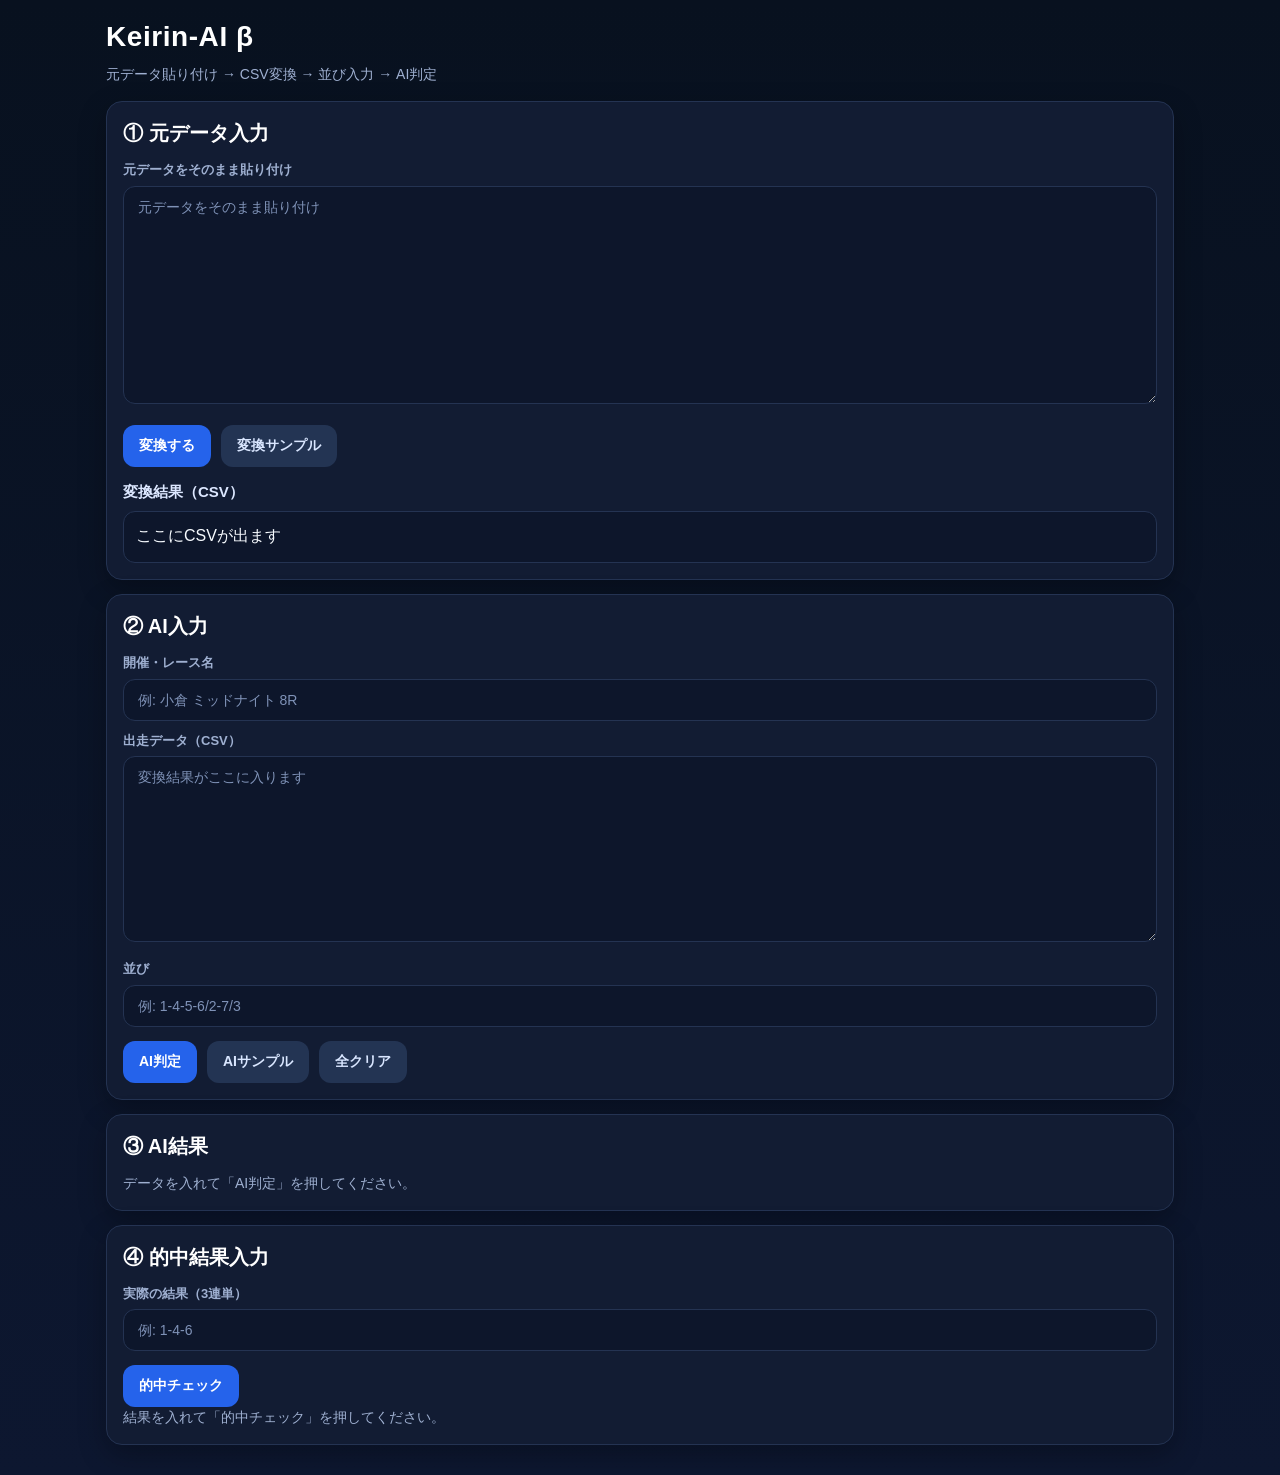
<file: index.html>
<!DOCTYPE html>
<html lang="ja">
<head>
  <meta charset="UTF-8" />
  <meta name="viewport" content="width=device-width, initial-scale=1.0" />
  <meta name="apple-mobile-web-app-capable" content="yes" />
  <meta name="apple-mobile-web-app-status-bar-style" content="black-translucent" />
  <title>Keirin AI</title>
  <style>
    :root {
      --bg: #0b1220;
      --card: #121c33;
      --line: #243352;
      --text: #ffffff;
      --muted: #9fb0d1;
      --accent: #2563eb;
      --good-bg: rgba(22, 163, 74, 0.18);
      --warn-bg: rgba(245, 158, 11, 0.16);
      --danger-bg: rgba(239, 68, 68, 0.16);
      --shadow: rgba(0, 0, 0, 0.28);
    }

    * { box-sizing: border-box; }
    html, body {
      margin: 0;
      padding: 0;
      background: linear-gradient(180deg, #08111f 0%, #0d1730 100%);
      color: var(--text);
      font-family: -apple-system, BlinkMacSystemFont, "Segoe UI", sans-serif;
      line-height: 1.5;
    }
    body { min-height: 100vh; }
    .container {
      max-width: 1100px;
      margin: 0 auto;
      padding: 16px;
    }
    header { margin-bottom: 16px; }
    h1 {
      margin: 0 0 6px;
      font-size: 28px;
      font-weight: 800;
      letter-spacing: 0.02em;
    }
    .subtitle {
      margin: 0;
      color: var(--muted);
      font-size: 14px;
    }
    .card {
      background: var(--card);
      border: 1px solid var(--line);
      border-radius: 16px;
      padding: 16px;
      margin-bottom: 14px;
      box-shadow: 0 10px 28px var(--shadow);
    }
    h2 {
      margin: 0 0 12px;
      font-size: 20px;
    }
    h3 {
      margin: 14px 0 8px;
      font-size: 15px;
      color: #dce7ff;
    }
    label {
      display: block;
      margin: 10px 0 6px;
      color: var(--muted);
      font-size: 13px;
      font-weight: 600;
    }
    input, textarea {
      width: 100%;
      border: 1px solid var(--line);
      border-radius: 12px;
      background: #0d162b;
      color: var(--text);
      padding: 12px 14px;
      font-size: 14px;
      outline: none;
    }
    textarea {
      resize: vertical;
      min-height: 140px;
    }
    input:focus, textarea:focus {
      border-color: var(--accent);
      box-shadow: 0 0 0 3px rgba(37, 99, 235, 0.22);
    }
    ::placeholder { color: #7f92b7; }

    .buttonRow {
      display: flex;
      gap: 10px;
      flex-wrap: wrap;
      margin-top: 14px;
    }
    button {
      appearance: none;
      border: none;
      border-radius: 12px;
      padding: 12px 16px;
      font-size: 14px;
      font-weight: 700;
      cursor: pointer;
      background: var(--accent);
      color: white;
    }
    button.secondary {
      background: #233453;
      color: #d9e6ff;
    }

    .grid {
      display: grid;
      gap: 12px;
    }
    .grid.two {
      grid-template-columns: repeat(2, minmax(0, 1fr));
    }

    .muted {
      color: var(--muted);
      font-size: 14px;
    }
    .hidden {
      display: none !important;
    }

    .tableWrap {
      width: 100%;
      overflow-x: auto;
      border: 1px solid var(--line);
      border-radius: 12px;
      background: #0d162b;
    }
    table {
      width: 100%;
      border-collapse: collapse;
      min-width: 900px;
    }
    thead {
      background: #13203b;
    }
    th, td {
      padding: 10px 12px;
      border-bottom: 1px solid var(--line);
      text-align: left;
      font-size: 13px;
      vertical-align: top;
    }
    th {
      color: #dbe8ff;
      font-weight: 700;
      white-space: nowrap;
    }
    td { color: #f5f9ff; }

    ul {
      margin: 8px 0 0;
      padding-left: 18px;
    }
    li {
      margin: 6px 0;
      color: #eef4ff;
    }

    #structureText,
    #conclusionText,
    #csvPreview {
      background: #0d162b;
      border: 1px solid var(--line);
      border-radius: 12px;
      padding: 12px;
      min-height: 52px;
      color: #f7fbff;
      white-space: pre-wrap;
      word-break: break-word;
    }

    .bet-main {
      background: var(--good-bg);
      border: 1px solid rgba(22, 163, 74, 0.45);
      border-radius: 10px;
      padding: 8px 10px;
      list-style: none;
      margin: 8px 0;
    }
    .bet-sub {
      background: var(--warn-bg);
      border: 1px solid rgba(245, 158, 11, 0.45);
      border-radius: 10px;
      padding: 8px 10px;
      list-style: none;
      margin: 8px 0;
    }

    .score-high { background: rgba(22, 163, 74, 0.12); }
    .score-mid { background: rgba(37, 99, 235, 0.10); }
    .score-low { background: rgba(255, 255, 255, 0.02); }

    .hit-main,
    .hit-sub,
    .hit-miss {
      margin-top: 12px;
      padding: 12px;
      border-radius: 12px;
      font-weight: 700;
    }
    .hit-main {
      background: var(--good-bg);
      border: 1px solid rgba(22, 163, 74, 0.45);
      color: #d8ffe4;
    }
    .hit-sub {
      background: var(--warn-bg);
      border: 1px solid rgba(245, 158, 11, 0.45);
      color: #ffe9b5;
    }
    .hit-miss {
      background: var(--danger-bg);
      border: 1px solid rgba(239, 68, 68, 0.45);
      color: #ffd5d5;
    }

    @media (max-width: 720px) {
      .container { padding: 12px; }
      h1 { font-size: 24px; }
      .card { padding: 14px; border-radius: 14px; }
      .grid.two { grid-template-columns: 1fr; }
      button { width: 100%; }
      .buttonRow { flex-direction: column; }
      table { min-width: 820px; }
    }
  </style>
</head>
<body>
  <main class="container">
    <header>
      <h1>Keirin-AI β</h1>
      <p class="subtitle">元データ貼り付け → CSV変換 → 並び入力 → AI判定</p>
    </header>

    <section class="card">
      <h2>① 元データ入力</h2>
      <label for="rawInput">元データをそのまま貼り付け</label>
      <textarea id="rawInput" rows="12" placeholder="元データをそのまま貼り付け"></textarea>

      <div class="buttonRow">
        <button id="convertBtn" type="button">変換する</button>
        <button id="sampleRawBtn" type="button" class="secondary">変換サンプル</button>
      </div>

      <h3>変換結果（CSV）</h3>
      <div id="csvPreview">ここにCSVが出ます</div>
    </section>

    <section class="card">
      <h2>② AI入力</h2>

      <label for="raceName">開催・レース名</label>
      <input id="raceName" type="text" placeholder="例: 小倉 ミッドナイト 8R" />

      <label for="csvInput">出走データ（CSV）</label>
      <textarea id="csvInput" rows="10" placeholder="変換結果がここに入ります"></textarea>

      <label for="lineInput">並び</label>
      <input id="lineInput" type="text" placeholder="例: 1-4-5-6/2-7/3" />

      <div class="buttonRow">
        <button id="analyzeBtn" type="button">AI判定</button>
        <button id="sampleBtn" type="button" class="secondary">AIサンプル</button>
        <button id="clearBtn" type="button" class="secondary">全クリア</button>
      </div>
    </section>

    <section class="card" id="resultCard">
      <h2>③ AI結果</h2>

      <div id="resultEmpty" class="muted">
        データを入れて「AI判定」を押してください。
      </div>

      <div id="result" class="hidden">
        <div class="grid two">
          <div>
            <h3>レース構造</h3>
            <div id="structureText"></div>
          </div>
          <div>
            <h3>結論</h3>
            <div id="conclusionText"></div>
          </div>
        </div>

        <div class="grid two">
          <div>
            <h3>本線</h3>
            <ul id="mainLine"></ul>
          </div>
          <div>
            <h3>対抗・押さえ</h3>
            <ul id="subLine"></ul>
          </div>
        </div>

        <h3>選手スコア</h3>
        <div class="tableWrap">
          <table id="scoreTable">
            <thead>
              <tr>
                <th>車番</th>
                <th>前取り</th>
                <th>主導権</th>
                <th>番手価値</th>
                <th>後出し力</th>
                <th>格上</th>
                <th>単騎化</th>
                <th>総合</th>
                <th>メモ</th>
              </tr>
            </thead>
            <tbody></tbody>
          </table>
        </div>
      </div>
    </section>

    <section class="card">
      <h2>④ 的中結果入力</h2>

      <label for="actualResult">実際の結果（3連単）</label>
      <input id="actualResult" type="text" placeholder="例: 1-4-6" />

      <div class="buttonRow">
        <button id="checkResultBtn" type="button">的中チェック</button>
      </div>

      <div id="hitResult" class="muted">結果を入れて「的中チェック」を押してください。</div>
    </section>
  </main>

  <script>
    document.addEventListener('DOMContentLoaded', () => {
      let latestResult = null;

      function splitLines(text) {
        return text
          .replace(/\u00A0/g, ' ')
          .replace(/\t/g, '\n')
          .replace(/　/g, ' ')
          .split(/\r?\n/)
          .map(s => s.trim())
          .filter(Boolean);
      }

      function isNum(s) {
        return /^-?\d+(\.\d+)?$/.test(s);
      }

      function normalizeCar(raw) {
        const s = String(raw).trim();
        if (/^([1-9])\1$/.test(s)) return parseInt(s[0], 10);
        if (/^[1-9]$/.test(s)) return parseInt(s, 10);
        return null;
      }

      function formatVal(v, digits = 2) {
        if (v === '' || v === null || typeof v === 'undefined') return '';
        const n = Number(v);
        return Number.isFinite(n) ? n.toFixed(digits) : '';
      }

      function convertTableStyle(lines) {
        const rows = [];

        for (let i = 0; i < lines.length; i++) {
          let profileIdx = -1;
          let scoreIdx = -1;
          let styleIdx = -1;

          for (let j = i; j < Math.min(i + 12, lines.length); j++) {
            const line = lines[j] || '';

            if (profileIdx === -1 && line.includes('/')) {
              profileIdx = j;
            }

            if (scoreIdx === -1 && /^\d{2,3}\.\d{2}$/.test(line)) {
              scoreIdx = j;
            }

            if (styleIdx === -1 && /^(逃|追|両)$/.test(line)) {
              styleIdx = j;
            }
          }

          if (profileIdx === -1 || scoreIdx === -1 || styleIdx === -1) continue;
          if (!(profileIdx < scoreIdx && scoreIdx < styleIdx)) continue;

          const carCandidates = [];
          for (let p = Math.max(0, profileIdx - 2); p < profileIdx; p++) {
            const n = normalizeCar(lines[p]);
            if (n !== null) carCandidates.push(n);
          }

          if (!carCandidates.length) continue;
          const carNo = carCandidates[carCandidates.length - 1];

          const score = parseFloat(lines[scoreIdx]);
          const style = lines[styleIdx];

          const nums = [];
          let k = styleIdx + 1;

          while (k < lines.length && nums.length < 13) {
            if (isNum(lines[k])) nums.push(parseFloat(lines[k]));
            k++;
          }

          if (nums.length < 13) continue;

          rows.push({
            car: carNo,
            score,
            b: nums[5],
            s: nums[4],
            style,
            win: nums[10],
            ren2: nums[11],
            ren3: nums[12]
          });

          i = k - 1;
        }

        return rows;
      }

      function convertLinkedStyle(lines) {
        const rows = [];

        for (let i = 0; i < lines.length; i++) {
          const car = normalizeCar(lines[i]);
          if (car === null) continue;

          const candidates = [
            lines[i + 1] || '',
            lines[i + 2] || '',
            lines[i + 3] || '',
            lines[i + 4] || '',
            lines[i + 5] || ''
          ];

          let dataLine = '';
          for (const line of candidates) {
            if (/\d{2,3}\.\d{2}/.test(line) && /(逃|追|両)/.test(line)) {
              dataLine = line;
              break;
            }
          }

          if (!dataLine) continue;

          const m = dataLine.match(/([◎○▲△×注]?)(\d{2,3}\.\d{2})(逃|追|両)(.*)/);
          if (!m) continue;

          const score = parseFloat(m[2]);
          const style = m[3];
          const tail = m[4] || '';

          const nums = tail.match(/\d+\.\d+|\d+/g) || [];
          if (nums.length < 13) continue;

          rows.push({
            car,
            score,
            b: Number(nums[5]),
            s: Number(nums[4]),
            style,
            win: Number(nums[10]),
            ren2: Number(nums[11]),
            ren3: Number(nums[12])
          });
        }

        return rows;
      }

      function convertRawToCsv(raw) {
        const lines = splitLines(raw);

        let rows = convertTableStyle(lines);

        if (!rows.length) {
          rows = convertLinkedStyle(lines);
        }

        if (!rows.length) {
          const joined = lines.join('\n');

          const blockRegex = /(?:^|\n)([1-9])\n(?:[1-9]\n)?([^\n]+)\n([^\n]*\/[^\n]*)\n([◎○▲△×注]?)\n?(\d{2,3}\.\d{2})\n?(逃|追|両)\n?([\s\S]*?)(?=(?:\n[1-9]\n(?:[1-9]\n)?[^\n]+\n[^\n]*\/)|$)/g;
          let m;

          while ((m = blockRegex.exec(joined)) !== null) {
            const car = Number(m[1]);
            const score = Number(m[5]);
            const style = m[6];
            const tail = m[7] || '';

            const nums = tail.match(/\d+\.\d+|\d+/g) || [];
            if (nums.length < 13) continue;

            rows.push({
              car,
              score,
              b: Number(nums[5]),
              s: Number(nums[4]),
              style,
              win: Number(nums[10]),
              ren2: Number(nums[11]),
              ren3: Number(nums[12])
            });
          }
        }

        const rowMap = new Map();
        rows.forEach(r => {
          if (
            r &&
            Number.isFinite(r.car) &&
            Number.isFinite(r.score) &&
            ['逃', '追', '両'].includes(r.style)
          ) {
            rowMap.set(r.car, r);
          }
        });

        rows = [...rowMap.values()].sort((a, b) => a.car - b.car);

        if (!rows.length) return '';

        return [
          '車番,得点,B,S,脚質,勝率,2連対率,3連対率',
          ...rows.map(r => [
            r.car,
            formatVal(r.score, 2),
            r.b === '' ? '' : r.b,
            r.s === '' ? '' : r.s,
            r.style,
            formatVal(r.win, 1),
            formatVal(r.ren2, 1),
            formatVal(r.ren3, 1)
          ].join(','))
        ].join('\n');
      }

      function parseCSV(text) {
        const lines = text.trim().split(/\r?\n/).map(l => l.trim()).filter(Boolean);
        if (lines.length < 2) return [];

        const headers = lines[0].split(',').map(h => h.trim());

        return lines.slice(1).map(line => {
          const cols = line.split(',').map(c => c.trim());
          const obj = {};
          headers.forEach((h, i) => { obj[h] = cols[i]; });

          return {
            num: Number(obj['車番']),
            score: Number(obj['得点']),
            B: Number(obj['B']),
            S: Number(obj['S']),
            style: obj['脚質'],
            win: Number(obj['勝率']),
            quinella: Number(obj['2連対率']),
            trio: Number(obj['3連対率'])
          };
        }).filter(r => !Number.isNaN(r.num));
      }

      function parseLineup(text) {
        return text
          .split('/')
          .map(t => t.trim())
          .filter(Boolean)
          .map(team =>
            team
              .split('-')
              .map(v => Number(v.trim()))
              .filter(v => !Number.isNaN(v))
          );
      }

      function teamMap(lineup) {
        const map = new Map();
        lineup.forEach((team, i) => {
          team.forEach((num, j) => {
            map.set(num, { team: i, pos: j });
          });
        });
        return map;
      }

      function clamp(v, lo, hi) {
        return Math.max(lo, Math.min(hi, v));
      }

      function scoreRacer(r, pos, maxB, maxS) {
        const front = clamp(
          ((r.S / Math.max(1, maxS)) * 2) + (pos?.pos === 0 ? 0.5 : 0),
          0, 3
        );

        const initiative = clamp(
          ((r.B / Math.max(1, maxB)) * 2) + (r.style === '逃' ? 0.8 : r.style === '両' ? 0.4 : 0),
          0, 3
        );

        const anchor = clamp(
          (pos?.pos === 1 ? 1.2 : pos?.pos === 2 ? 0.6 : 0) +
          (r.quinella / 50),
          0, 3
        );

        const late = clamp(
          (r.win / 40) + (r.style === '両' ? 0.8 : r.style === '追' ? 0.4 : 0),
          0, 3
        );

        const elite = clamp(
          (r.win / 35) + (r.quinella / 60) + (r.score / 110),
          0, 3
        );

        const soloRisk = clamp(
          (pos?.pos === 1 ? 1.0 : 0) +
          (r.B >= 8 ? 0.5 : 0),
          0, 3
        );

        const total =
          front * 0.15 +
          initiative * 0.25 +
          anchor * 0.20 +
          late * 0.15 +
          elite * 0.20 -
          soloRisk * 0.10;

        return {
          front,
          initiative,
          anchor,
          late,
          elite,
          soloRisk,
          total: Number(total.toFixed(2))
        };
      }

      function uniq(arr) {
        return [...new Set(arr.filter(Boolean))];
      }

      function isValidCombo(a, b, c) {
        return a && b && c && a !== b && b !== c && a !== c;
      }

      function validComboString(v) {
        const parts = String(v).split('-');
        if (parts.length !== 3) return false;
        const [a, b, c] = parts;
        return isValidCombo(a, b, c);
      }

      function analyzeRace(racers, lineup) {
        if (!racers.length) throw new Error('選手データがありません。');

        const maxB = Math.max(...racers.map(r => r.B));
        const maxS = Math.max(...racers.map(r => r.S));
        const posMap = teamMap(lineup);

        const scored = racers.map(r => {
          const pos = posMap.get(r.num);
          return { ...r, pos, ai: scoreRacer(r, pos, maxB, maxS) };
        });

        const leaders = scored.filter(r => r.ai.initiative >= 2);

        let structure = '安定戦';
        if (leaders.length >= 3) structure = '踏み合い戦';
        else if (leaders.length === 2) structure = '崩壊戦';

        const byTotal = [...scored].sort((a, b) => b.ai.total - a.ai.total);
        const byInitiative = [...scored].sort(
          (a, b) => (b.ai.initiative + b.ai.front) - (a.ai.initiative + a.ai.front)
        );
        const byAnchor = [...scored].sort((a, b) => b.ai.anchor - a.ai.anchor);
        const byLate = [...scored].sort((a, b) => b.ai.late - a.ai.late);

        const leader = byInitiative[0];
        const bestAnchor = byAnchor[0];
        const bestLate = byLate[0];

        let head = byTotal[0];
        if (structure === '踏み合い戦') head = bestLate;
        else if (
          structure === '安定戦' &&
          bestAnchor?.pos?.pos === 1 &&
          leader &&
          bestAnchor.pos?.team === leader.pos?.team
        ) {
          head = bestAnchor;
        } else if (structure === '崩壊戦' && bestLate) {
          head = bestLate;
        }

        const sameTeam = scored
          .filter(r => r.pos?.team === head.pos?.team && r.num !== head.num)
          .sort((a, b) => (a.pos?.pos ?? 99) - (b.pos?.pos ?? 99));

        const others = scored
          .filter(r => r.num !== head.num && !sameTeam.some(x => x.num === r.num))
          .sort((a, b) => b.ai.total - a.ai.total);

        const teamMate1 = sameTeam[0]?.num;
        const teamMate2 = sameTeam[1]?.num;
        const other1 = others[0]?.num;
        const other2 = others[1]?.num;
        const other3 = others[2]?.num;

        const main = uniq([
          `${head.num}-${teamMate1 || other1}-${teamMate2 || other2 || ''}`,
          `${head.num}-${other1}-${teamMate1 || other2 || ''}`,
          `${head.num}-${other1}-${other2 || teamMate1 || ''}`
        ]).filter(validComboString);

        const sub = uniq([
          leader && leader.num !== head.num
            ? `${leader.num}-${head.num}-${bestAnchor?.num || other1 || ''}`
            : '',
          bestAnchor && bestAnchor.num !== head.num
            ? `${bestAnchor.num}-${head.num}-${leader?.num || other1 || ''}`
            : '',
          other2 ? `${head.num}-${other2}-${other3 || teamMate1 || ''}` : ''
        ]).filter(validComboString);

        const conclusion =
          `${head.num}頭を本線。` +
          `${leader?.num !== head.num ? ` 主導権候補は${leader?.num}。` : ''}` +
          `${bestAnchor?.num && bestAnchor.num !== head.num ? ` 番手価値は${bestAnchor.num}が高め。` : ''}`;

        const structureText =
          `レース構造: ${structure} / ` +
          `主導権候補: ${leader?.num ?? '-'} / ` +
          `後出し最上位: ${bestLate?.num ?? '-'} / ` +
          `番手価値上位: ${bestAnchor?.num ?? '-'}`;

        return { scored: byTotal, structureText, conclusion, main, sub };
      }

      function scoreClass(total) {
        if (total >= 1.9) return 'score-high';
        if (total >= 1.5) return 'score-mid';
        return 'score-low';
      }

      function render(result) {
        document.getElementById('result').classList.remove('hidden');
        document.getElementById('resultEmpty').classList.add('hidden');

        document.getElementById('structureText').textContent = result.structureText;
        document.getElementById('conclusionText').textContent = result.conclusion;

        document.getElementById('mainLine').innerHTML =
          result.main.map(v => `<li class="bet-main">${v}</li>`).join('');

        document.getElementById('subLine').innerHTML =
          result.sub.map(v => `<li class="bet-sub">${v}</li>`).join('');

        const scoreTableBody = document.querySelector('#scoreTable tbody');
        scoreTableBody.innerHTML = '';

        result.scored.forEach(r => {
          const tr = document.createElement('tr');
          tr.className = scoreClass(r.ai.total);

          const memo = [
            r.pos ? `ライン${r.pos.team + 1}-${r.pos.pos + 1}番手` : '単騎',
            r.style,
            `得点${r.score}`
          ].join(' / ');

          tr.innerHTML = `
            <td>${r.num}</td>
            <td>${r.ai.front.toFixed(1)}</td>
            <td>${r.ai.initiative.toFixed(1)}</td>
            <td>${r.ai.anchor.toFixed(1)}</td>
            <td>${r.ai.late.toFixed(1)}</td>
            <td>${r.ai.elite.toFixed(1)}</td>
            <td>${r.ai.soloRisk.toFixed(1)}</td>
            <td>${r.ai.total.toFixed(2)}</td>
            <td>${memo}</td>
          `;
          scoreTableBody.appendChild(tr);
        });
      }

      function checkHit() {
        const actual = (document.getElementById('actualResult').value || '').trim();
        const hitResult = document.getElementById('hitResult');

        if (!actual) {
          hitResult.className = 'muted';
          hitResult.textContent = '結果を入力してください。';
          return;
        }

        if (!latestResult) {
          hitResult.className = 'muted';
          hitResult.textContent = '先にAI判定をしてください。';
          return;
        }

        const allPreds = [...latestResult.main, ...latestResult.sub];
        const isMainHit = latestResult.main.includes(actual);
        const isSubHit = latestResult.sub.includes(actual);
        const isHit = allPreds.includes(actual);

        if (isMainHit) {
          hitResult.className = 'hit-main';
          hitResult.textContent = `◎ 本線的中: ${actual}`;
        } else if (isSubHit || isHit) {
          hitResult.className = 'hit-sub';
          hitResult.textContent = `○ 対抗・押さえ的中: ${actual}`;
        } else {
          hitResult.className = 'hit-miss';
          hitResult.textContent = `× 不的中: ${actual}`;
        }
      }

      function fillRawSample() {
        document.getElementById('rawInput').value = `枠
番
車
番
選手名
予想
競走得点
脚

逃
捲
差
マ

S
B

1
着
2
着
3
着
着
外

勝率
2連
対率
3連
対率

ギア倍数
選手コメント
1
1
副島和人
神奈/42歳/105期/A1
×
88.11
追

0
0
1
2

3
0

0
3
5
10

0.0
16.6
44.4

3.92
自分で何でも。`;
      }

      function fillAiSample() {
        document.getElementById('raceName').value = '小倉 ミッドナイト';
        document.getElementById('csvInput').value =
`車番,得点,B,S,脚質,勝率,2連対率,3連対率
1,73.22,0,5,追,11.1,33.3,61.1
2,71.63,2,0,両,18.7,31.2,37.5
3,70.70,16,0,逃,33.3,44.4,51.8
4,69.44,9,0,逃,18.7,31.2,56.2
5,69.40,0,0,追,4.0,12.0,28.0
6,69.06,0,0,追,5.5,16.6,33.3
7,68.78,0,0,追,7.4,11.1,37.0`;
        document.getElementById('lineInput').value = '3-1-5/2-7/4-6';
      }

      document.getElementById('convertBtn').addEventListener('click', () => {
        const raw = document.getElementById('rawInput').value.trim();
        if (!raw) {
          document.getElementById('csvPreview').textContent = '元データを貼ってください。';
          return;
        }

        const csv = convertRawToCsv(raw);
        if (!csv) {
          document.getElementById('csvPreview').textContent =
            '変換できませんでした。元データの貼り付け範囲を広げてください。';
          return;
        }

        document.getElementById('csvPreview').textContent = csv;
        document.getElementById('csvInput').value = csv;
      });

      document.getElementById('sampleRawBtn').addEventListener('click', fillRawSample);
      document.getElementById('sampleBtn').addEventListener('click', fillAiSample);

      document.getElementById('analyzeBtn').addEventListener('click', () => {
        try {
          const racers = parseCSV(document.getElementById('csvInput').value || '');
          const lineup = parseLineup(document.getElementById('lineInput').value || '');

          if (!racers.length || !lineup.length) {
            alert('CSVと並びを入力してください。');
            return;
          }

          const result = analyzeRace(racers, lineup);
          latestResult = result;
          render(result);
        } catch (e) {
          alert('エラー: ' + e.message);
        }
      });

      document.getElementById('checkResultBtn').addEventListener('click', checkHit);

      document.getElementById('clearBtn').addEventListener('click', () => {
        latestResult = null;
        document.getElementById('raceName').value = '';
        document.getElementById('rawInput').value = '';
        document.getElementById('csvInput').value = '';
        document.getElementById('csvPreview').textContent = 'ここにCSVが出ます';
        document.getElementById('lineInput').value = '';
        document.getElementById('actualResult').value = '';
        document.getElementById('hitResult').className = 'muted';
        document.getElementById('hitResult').textContent = '結果を入れて「的中チェック」を押してください。';
        document.getElementById('result').classList.add('hidden');
        document.getElementById('resultEmpty').classList.remove('hidden');
        document.getElementById('mainLine').innerHTML = '';
        document.getElementById('subLine').innerHTML = '';
        document.querySelector('#scoreTable tbody').innerHTML = '';
      });
    });
  </script>
</body>
</html>
</file>
